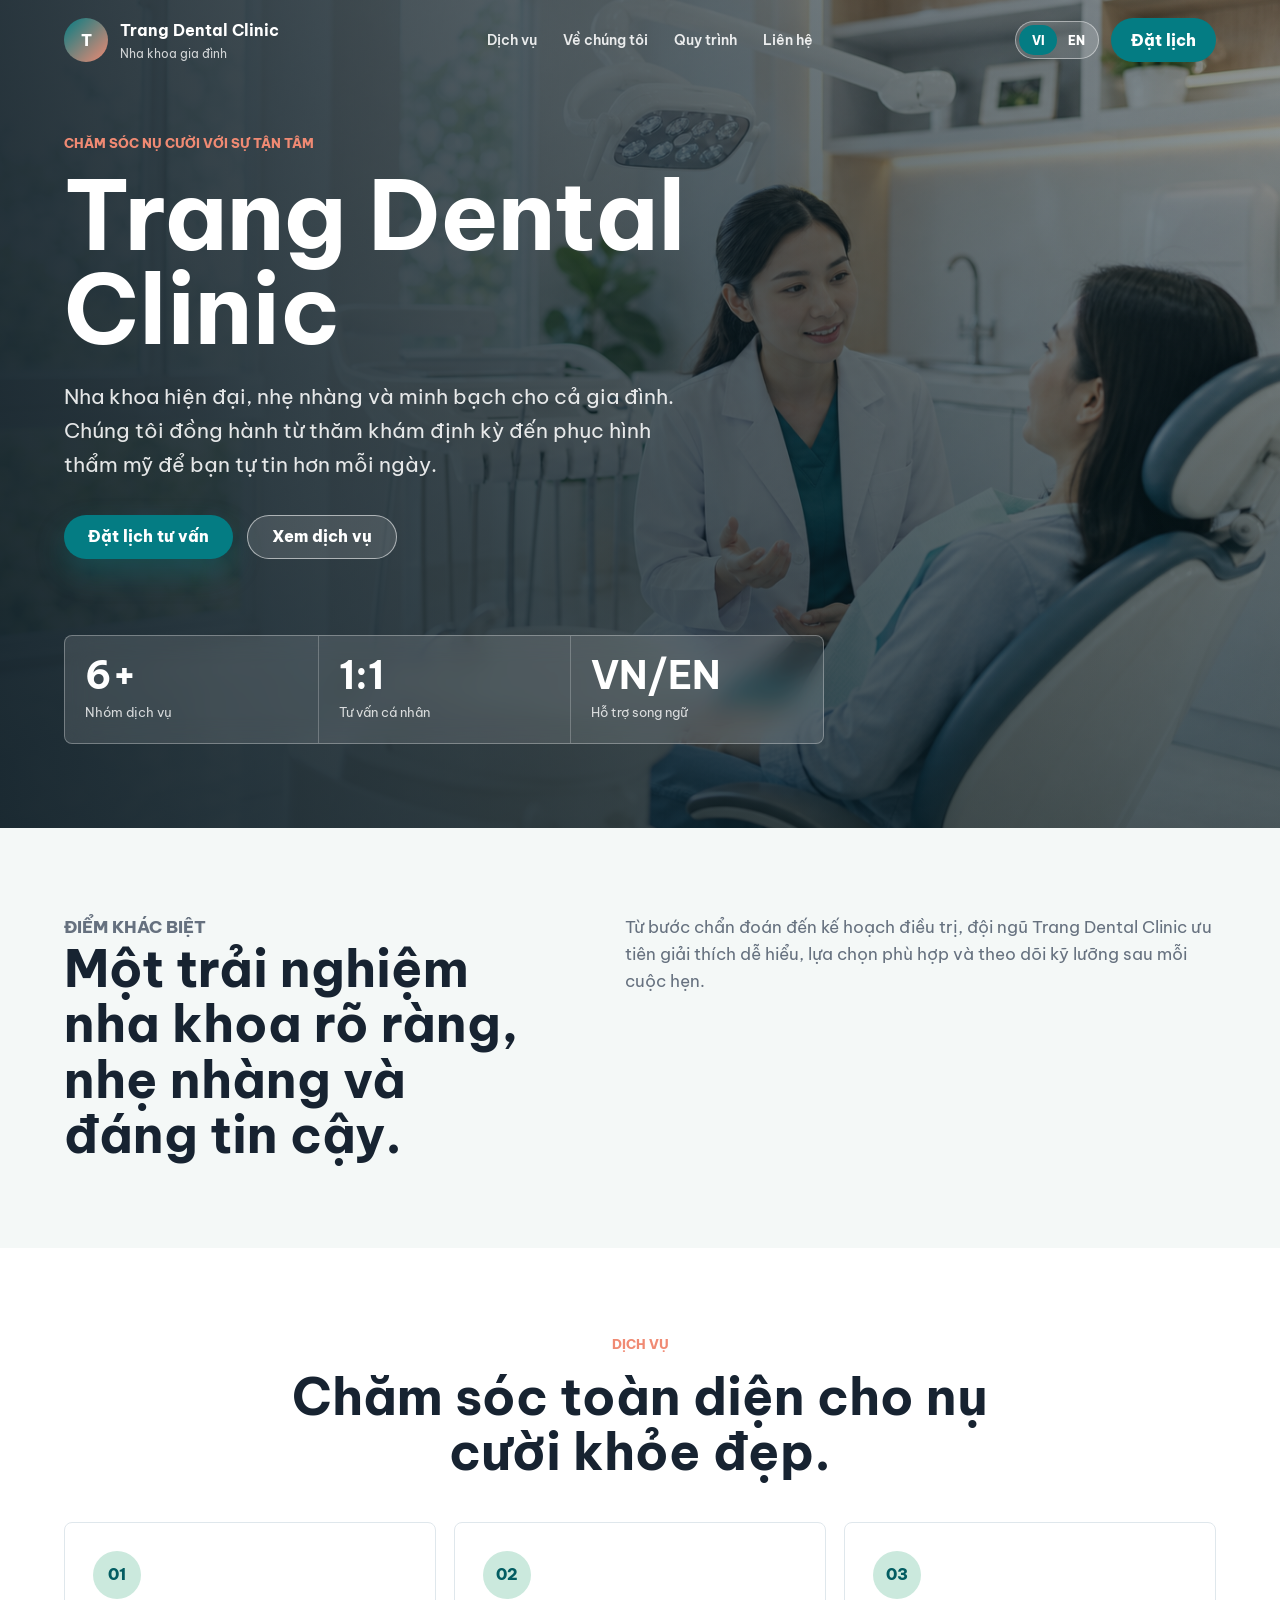
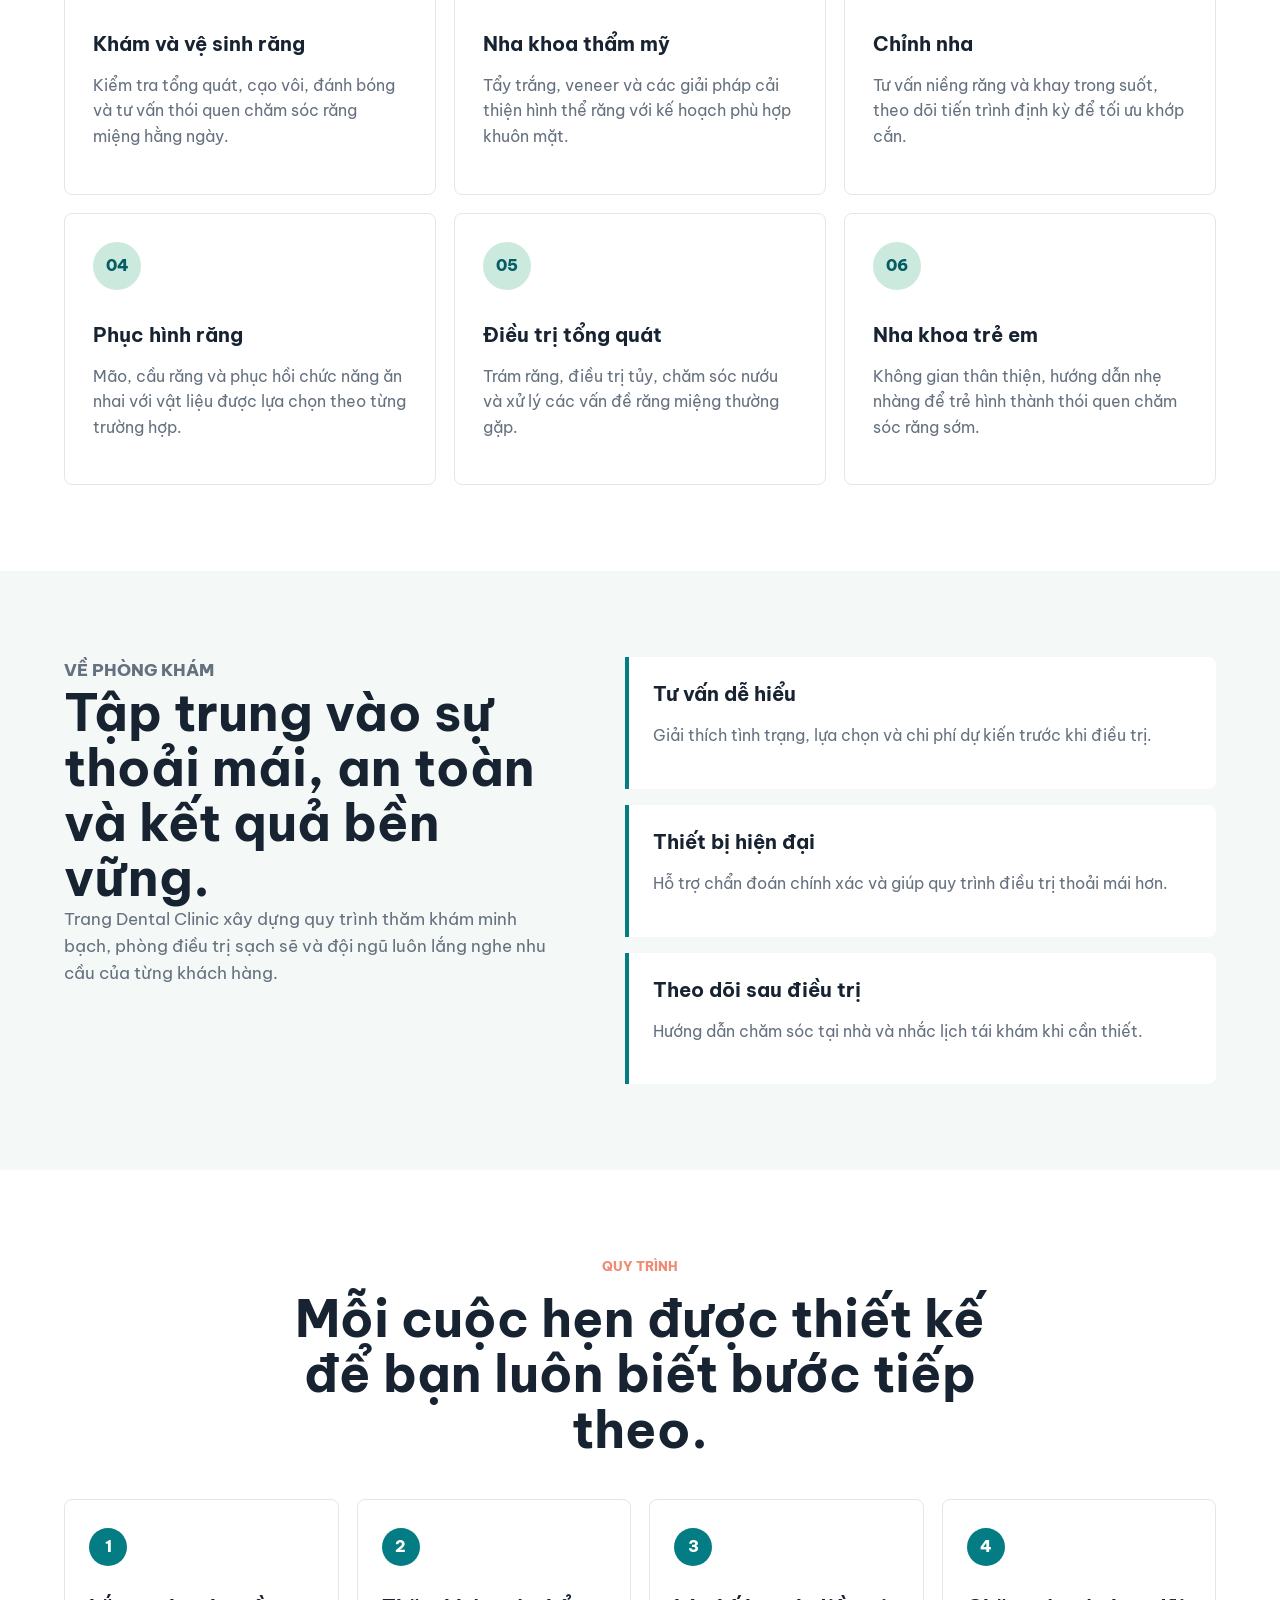
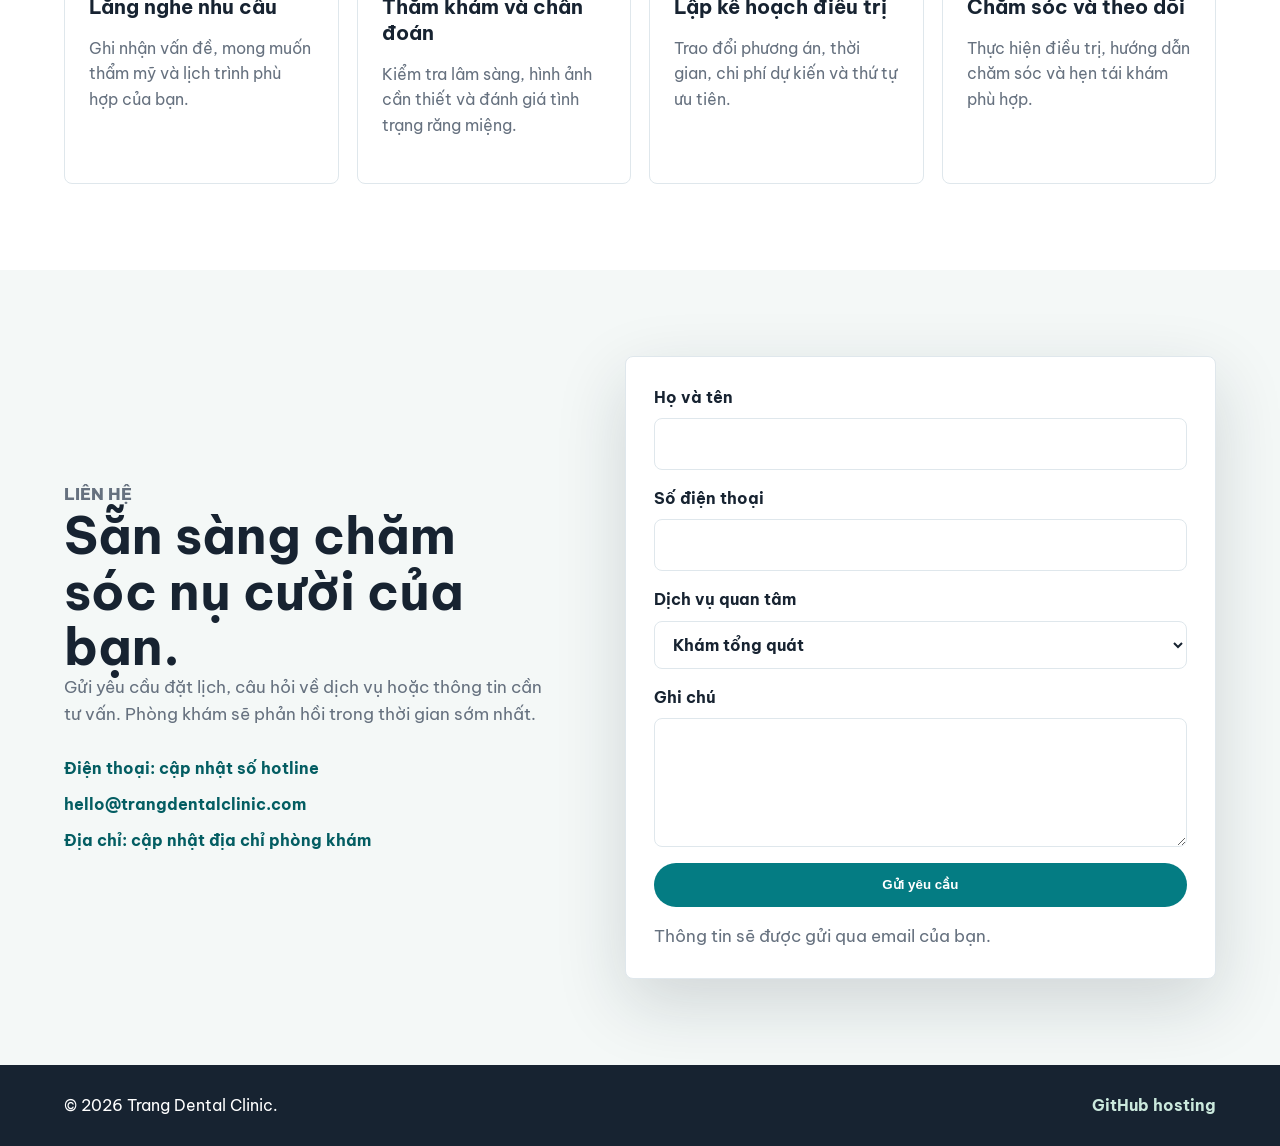
<file: index.html>
<!doctype html>
<html lang="vi">
  <head>
    <meta charset="utf-8">
    <meta name="viewport" content="width=device-width, initial-scale=1">
    <meta name="description" content="Trang Dental Clinic - Nha khoa hiện đại, tận tâm, cung cấp chăm sóc răng miệng toàn diện cho nụ cười khỏe đẹp.">
    <title>Trang Dental Clinic</title>
    <link rel="preconnect" href="https://fonts.googleapis.com">
    <link rel="preconnect" href="https://fonts.gstatic.com" crossorigin>
    <link href="https://fonts.googleapis.com/css2?family=Be+Vietnam+Pro:wght@400;500;600;700;800&display=swap" rel="stylesheet">
    <link rel="stylesheet" href="styles.css">
  </head>
  <body>
    <header class="site-header" data-elevated="false">
      <a class="brand" href="#home" aria-label="Trang Dental Clinic">
        <span class="brand-mark" aria-hidden="true">T</span>
        <span>
          <strong>Trang Dental Clinic</strong>
          <small data-i18n="brandTag">Nha khoa gia đình</small>
        </span>
      </a>

      <nav class="desktop-nav" aria-label="Primary navigation">
        <a href="#services" data-i18n="navServices">Dịch vụ</a>
        <a href="#about" data-i18n="navAbout">Về chúng tôi</a>
        <a href="#process" data-i18n="navProcess">Quy trình</a>
        <a href="#contact" data-i18n="navContact">Liên hệ</a>
      </nav>

      <div class="header-actions">
        <div class="language-switch" aria-label="Language">
          <button class="lang-button is-active" type="button" data-lang="vi">VI</button>
          <button class="lang-button" type="button" data-lang="en">EN</button>
        </div>
        <a class="header-cta" href="#contact" data-i18n="bookNow">Đặt lịch</a>
        <button class="menu-toggle" type="button" aria-label="Open menu" aria-expanded="false">
          <span></span>
          <span></span>
        </button>
      </div>
    </header>

    <nav class="mobile-nav" aria-label="Mobile navigation">
      <a href="#services" data-i18n="navServices">Dịch vụ</a>
      <a href="#about" data-i18n="navAbout">Về chúng tôi</a>
      <a href="#process" data-i18n="navProcess">Quy trình</a>
      <a href="#contact" data-i18n="navContact">Liên hệ</a>
    </nav>

    <main>
      <section class="hero" id="home">
        <div class="hero-media" aria-hidden="true"></div>
        <div class="hero-overlay"></div>
        <div class="hero-content">
          <p class="eyebrow" data-i18n="heroEyebrow">Chăm sóc nụ cười với sự tận tâm</p>
          <h1 data-i18n="heroTitle">Trang Dental Clinic</h1>
          <p class="hero-copy" data-i18n="heroCopy">
            Nha khoa hiện đại, nhẹ nhàng và minh bạch cho cả gia đình. Chúng tôi đồng hành từ thăm khám định kỳ đến phục hình thẩm mỹ để bạn tự tin hơn mỗi ngày.
          </p>
          <div class="hero-actions">
            <a class="primary-button" href="#contact" data-i18n="heroPrimary">Đặt lịch tư vấn</a>
            <a class="secondary-button" href="#services" data-i18n="heroSecondary">Xem dịch vụ</a>
          </div>
        </div>
        <div class="hero-stats" aria-label="Clinic highlights">
          <div>
            <strong data-i18n="statOneValue">6+</strong>
            <span data-i18n="statOneLabel">Nhóm dịch vụ</span>
          </div>
          <div>
            <strong data-i18n="statTwoValue">1:1</strong>
            <span data-i18n="statTwoLabel">Tư vấn cá nhân</span>
          </div>
          <div>
            <strong data-i18n="statThreeValue">VN/EN</strong>
            <span data-i18n="statThreeLabel">Hỗ trợ song ngữ</span>
          </div>
        </div>
      </section>

      <section class="intro band">
        <div class="section-grid">
          <div>
            <p class="section-kicker" data-i18n="introKicker">Điểm khác biệt</p>
            <h2 data-i18n="introTitle">Một trải nghiệm nha khoa rõ ràng, nhẹ nhàng và đáng tin cậy.</h2>
          </div>
          <p data-i18n="introCopy">
            Từ bước chẩn đoán đến kế hoạch điều trị, đội ngũ Trang Dental Clinic ưu tiên giải thích dễ hiểu, lựa chọn phù hợp và theo dõi kỹ lưỡng sau mỗi cuộc hẹn.
          </p>
        </div>
      </section>

      <section class="services section" id="services">
        <div class="section-heading">
          <p class="section-kicker" data-i18n="servicesKicker">Dịch vụ</p>
          <h2 data-i18n="servicesTitle">Chăm sóc toàn diện cho nụ cười khỏe đẹp.</h2>
        </div>

        <div class="service-grid">
          <article class="service-card">
            <span class="service-icon" aria-hidden="true">01</span>
            <h3 data-i18n="serviceOneTitle">Khám và vệ sinh răng</h3>
            <p data-i18n="serviceOneCopy">Kiểm tra tổng quát, cạo vôi, đánh bóng và tư vấn thói quen chăm sóc răng miệng hằng ngày.</p>
          </article>
          <article class="service-card">
            <span class="service-icon" aria-hidden="true">02</span>
            <h3 data-i18n="serviceTwoTitle">Nha khoa thẩm mỹ</h3>
            <p data-i18n="serviceTwoCopy">Tẩy trắng, veneer và các giải pháp cải thiện hình thể răng với kế hoạch phù hợp khuôn mặt.</p>
          </article>
          <article class="service-card">
            <span class="service-icon" aria-hidden="true">03</span>
            <h3 data-i18n="serviceThreeTitle">Chỉnh nha</h3>
            <p data-i18n="serviceThreeCopy">Tư vấn niềng răng và khay trong suốt, theo dõi tiến trình định kỳ để tối ưu khớp cắn.</p>
          </article>
          <article class="service-card">
            <span class="service-icon" aria-hidden="true">04</span>
            <h3 data-i18n="serviceFourTitle">Phục hình răng</h3>
            <p data-i18n="serviceFourCopy">Mão, cầu răng và phục hồi chức năng ăn nhai với vật liệu được lựa chọn theo từng trường hợp.</p>
          </article>
          <article class="service-card">
            <span class="service-icon" aria-hidden="true">05</span>
            <h3 data-i18n="serviceFiveTitle">Điều trị tổng quát</h3>
            <p data-i18n="serviceFiveCopy">Trám răng, điều trị tủy, chăm sóc nướu và xử lý các vấn đề răng miệng thường gặp.</p>
          </article>
          <article class="service-card">
            <span class="service-icon" aria-hidden="true">06</span>
            <h3 data-i18n="serviceSixTitle">Nha khoa trẻ em</h3>
            <p data-i18n="serviceSixCopy">Không gian thân thiện, hướng dẫn nhẹ nhàng để trẻ hình thành thói quen chăm sóc răng sớm.</p>
          </article>
        </div>
      </section>

      <section class="about band" id="about">
        <div class="about-layout">
          <div class="about-copy">
            <p class="section-kicker" data-i18n="aboutKicker">Về phòng khám</p>
            <h2 data-i18n="aboutTitle">Tập trung vào sự thoải mái, an toàn và kết quả bền vững.</h2>
            <p data-i18n="aboutCopy">
              Trang Dental Clinic xây dựng quy trình thăm khám minh bạch, phòng điều trị sạch sẽ và đội ngũ luôn lắng nghe nhu cầu của từng khách hàng.
            </p>
          </div>
          <div class="feature-list">
            <div>
              <h3 data-i18n="featureOneTitle">Tư vấn dễ hiểu</h3>
              <p data-i18n="featureOneCopy">Giải thích tình trạng, lựa chọn và chi phí dự kiến trước khi điều trị.</p>
            </div>
            <div>
              <h3 data-i18n="featureTwoTitle">Thiết bị hiện đại</h3>
              <p data-i18n="featureTwoCopy">Hỗ trợ chẩn đoán chính xác và giúp quy trình điều trị thoải mái hơn.</p>
            </div>
            <div>
              <h3 data-i18n="featureThreeTitle">Theo dõi sau điều trị</h3>
              <p data-i18n="featureThreeCopy">Hướng dẫn chăm sóc tại nhà và nhắc lịch tái khám khi cần thiết.</p>
            </div>
          </div>
        </div>
      </section>

      <section class="process section" id="process">
        <div class="section-heading">
          <p class="section-kicker" data-i18n="processKicker">Quy trình</p>
          <h2 data-i18n="processTitle">Mỗi cuộc hẹn được thiết kế để bạn luôn biết bước tiếp theo.</h2>
        </div>
        <div class="timeline">
          <article>
            <span>1</span>
            <h3 data-i18n="stepOneTitle">Lắng nghe nhu cầu</h3>
            <p data-i18n="stepOneCopy">Ghi nhận vấn đề, mong muốn thẩm mỹ và lịch trình phù hợp của bạn.</p>
          </article>
          <article>
            <span>2</span>
            <h3 data-i18n="stepTwoTitle">Thăm khám và chẩn đoán</h3>
            <p data-i18n="stepTwoCopy">Kiểm tra lâm sàng, hình ảnh cần thiết và đánh giá tình trạng răng miệng.</p>
          </article>
          <article>
            <span>3</span>
            <h3 data-i18n="stepThreeTitle">Lập kế hoạch điều trị</h3>
            <p data-i18n="stepThreeCopy">Trao đổi phương án, thời gian, chi phí dự kiến và thứ tự ưu tiên.</p>
          </article>
          <article>
            <span>4</span>
            <h3 data-i18n="stepFourTitle">Chăm sóc và theo dõi</h3>
            <p data-i18n="stepFourCopy">Thực hiện điều trị, hướng dẫn chăm sóc và hẹn tái khám phù hợp.</p>
          </article>
        </div>
      </section>

      <section class="contact band" id="contact">
        <div class="contact-layout">
          <div>
            <p class="section-kicker" data-i18n="contactKicker">Liên hệ</p>
            <h2 data-i18n="contactTitle">Sẵn sàng chăm sóc nụ cười của bạn.</h2>
            <p data-i18n="contactCopy">
              Gửi yêu cầu đặt lịch, câu hỏi về dịch vụ hoặc thông tin cần tư vấn. Phòng khám sẽ phản hồi trong thời gian sớm nhất.
            </p>
            <div class="contact-info">
              <a href="tel:+84000000000" data-i18n="phoneLabel">Điện thoại: cập nhật số hotline</a>
              <a href="mailto:hello@trangdentalclinic.com">hello@trangdentalclinic.com</a>
              <span data-i18n="addressLabel">Địa chỉ: cập nhật địa chỉ phòng khám</span>
            </div>
          </div>

          <form class="appointment-form" id="appointment-form">
            <label>
              <span data-i18n="formName">Họ và tên</span>
              <input name="name" type="text" autocomplete="name" required>
            </label>
            <label>
              <span data-i18n="formPhone">Số điện thoại</span>
              <input name="phone" type="tel" autocomplete="tel" required>
            </label>
            <label>
              <span data-i18n="formService">Dịch vụ quan tâm</span>
              <select name="service">
                <option data-i18n="optionGeneral">Khám tổng quát</option>
                <option data-i18n="optionCosmetic">Nha khoa thẩm mỹ</option>
                <option data-i18n="optionOrtho">Chỉnh nha</option>
                <option data-i18n="optionRestorative">Phục hình răng</option>
              </select>
            </label>
            <label>
              <span data-i18n="formMessage">Ghi chú</span>
              <textarea name="message" rows="4"></textarea>
            </label>
            <button type="submit" data-i18n="formSubmit">Gửi yêu cầu</button>
            <p class="form-status" aria-live="polite" data-i18n="formStatus">Thông tin sẽ được gửi qua email của bạn.</p>
          </form>
        </div>
      </section>
    </main>

    <footer class="site-footer">
      <p>© <span id="year"></span> Trang Dental Clinic.</p>
      <a href="https://github.com/thutrangr07" target="_blank" rel="noreferrer" data-i18n="githubLink">GitHub hosting</a>
    </footer>

    <script src="script.js"></script>
  </body>
</html>
</file>
<file: styles.css>
:root {
  --ink: #172331;
  --muted: #66717f;
  --line: #dfe7ec;
  --paper: #ffffff;
  --soft: #f4f8f7;
  --teal: #047c83;
  --teal-dark: #035d62;
  --mint: #cbe9dd;
  --coral: #f08a73;
  --gold: #d9a441;
  --shadow: 0 24px 70px rgba(17, 35, 49, 0.16);
}

* {
  box-sizing: border-box;
}

html {
  scroll-behavior: smooth;
}

body {
  margin: 0;
  color: var(--ink);
  background: var(--paper);
  font-family: "Be Vietnam Pro", system-ui, -apple-system, BlinkMacSystemFont, "Segoe UI", sans-serif;
  line-height: 1.6;
}

a {
  color: inherit;
  text-decoration: none;
}

.site-header {
  position: fixed;
  inset: 0 0 auto;
  z-index: 20;
  display: flex;
  align-items: center;
  justify-content: space-between;
  gap: 24px;
  padding: 18px clamp(18px, 5vw, 64px);
  color: #fff;
  transition: background 180ms ease, box-shadow 180ms ease, color 180ms ease;
}

.site-header[data-elevated="true"],
body.menu-open .site-header {
  color: var(--ink);
  background: rgba(255, 255, 255, 0.94);
  box-shadow: 0 12px 35px rgba(21, 39, 52, 0.1);
  backdrop-filter: blur(18px);
}

.brand {
  display: inline-flex;
  align-items: center;
  gap: 12px;
  min-width: 220px;
}

.brand-mark {
  display: grid;
  width: 44px;
  height: 44px;
  place-items: center;
  border-radius: 50%;
  color: #fff;
  background: linear-gradient(135deg, var(--teal), var(--coral));
  font-weight: 800;
}

.brand strong,
.brand small {
  display: block;
}

.brand small {
  color: currentColor;
  font-size: 12px;
  opacity: 0.78;
}

.desktop-nav {
  display: flex;
  align-items: center;
  gap: 26px;
  font-size: 14px;
  font-weight: 600;
}

.desktop-nav a {
  opacity: 0.88;
}

.desktop-nav a:hover {
  opacity: 1;
}

.header-actions {
  display: flex;
  align-items: center;
  gap: 12px;
}

.language-switch {
  display: inline-flex;
  padding: 3px;
  border: 1px solid rgba(255, 255, 255, 0.45);
  border-radius: 999px;
  background: rgba(255, 255, 255, 0.16);
}

.site-header[data-elevated="true"] .language-switch,
body.menu-open .language-switch {
  border-color: var(--line);
  background: #f6faf9;
}

.lang-button {
  min-width: 38px;
  min-height: 30px;
  border: 0;
  border-radius: 999px;
  color: currentColor;
  background: transparent;
  font: inherit;
  font-size: 12px;
  font-weight: 800;
  cursor: pointer;
}

.lang-button.is-active {
  color: #fff;
  background: var(--teal);
}

.header-cta,
.primary-button,
.secondary-button,
.appointment-form button {
  display: inline-flex;
  align-items: center;
  justify-content: center;
  min-height: 44px;
  border-radius: 999px;
  font-weight: 800;
}

.header-cta {
  padding: 0 20px;
  color: #fff;
  background: var(--teal);
}

.menu-toggle {
  display: none;
  width: 44px;
  height: 44px;
  border: 1px solid currentColor;
  border-radius: 50%;
  color: currentColor;
  background: transparent;
  cursor: pointer;
}

.menu-toggle span {
  display: block;
  width: 18px;
  height: 2px;
  margin: 4px auto;
  background: currentColor;
}

.mobile-nav {
  position: fixed;
  inset: 80px 16px auto;
  z-index: 19;
  display: none;
  padding: 14px;
  border: 1px solid var(--line);
  border-radius: 8px;
  background: #fff;
  box-shadow: var(--shadow);
}

.mobile-nav a {
  display: block;
  padding: 13px 8px;
  font-weight: 700;
}

.hero {
  position: relative;
  display: grid;
  min-height: 92vh;
  padding: 132px clamp(18px, 5vw, 64px) 84px;
  overflow: hidden;
  color: #fff;
}

.hero-media,
.hero-overlay {
  position: absolute;
  inset: 0;
}

.hero-media {
  background-image: url("assets/hero-clinic.png");
  background-position: center;
  background-size: cover;
  transform: scale(1.02);
}

.hero-overlay {
  background:
    linear-gradient(90deg, rgba(10, 25, 34, 0.82) 0%, rgba(10, 25, 34, 0.56) 42%, rgba(10, 25, 34, 0.18) 100%),
    linear-gradient(180deg, rgba(5, 26, 29, 0.3), rgba(5, 26, 29, 0.58));
}

.hero-content {
  position: relative;
  z-index: 1;
  align-self: center;
  width: min(700px, 100%);
}

.eyebrow,
.section-kicker {
  margin: 0 0 14px;
  color: var(--coral);
  font-size: 13px;
  font-weight: 800;
  letter-spacing: 0;
  text-transform: uppercase;
}

.hero h1 {
  margin: 0;
  font-size: clamp(48px, 8vw, 96px);
  line-height: 0.98;
  letter-spacing: 0;
}

.hero-copy {
  max-width: 640px;
  margin: 24px 0 0;
  color: rgba(255, 255, 255, 0.88);
  font-size: clamp(17px, 2vw, 21px);
}

.hero-actions {
  display: flex;
  flex-wrap: wrap;
  gap: 14px;
  margin-top: 34px;
}

.primary-button,
.secondary-button {
  padding: 0 24px;
}

.primary-button {
  color: #fff;
  background: var(--teal);
  box-shadow: 0 14px 30px rgba(4, 124, 131, 0.32);
}

.secondary-button {
  border: 1px solid rgba(255, 255, 255, 0.56);
  color: #fff;
  background: rgba(255, 255, 255, 0.12);
}

.hero-stats {
  position: relative;
  z-index: 1;
  display: grid;
  grid-template-columns: repeat(3, minmax(0, 1fr));
  align-self: end;
  width: min(760px, 100%);
  margin-top: 72px;
  border: 1px solid rgba(255, 255, 255, 0.3);
  border-radius: 8px;
  background: rgba(255, 255, 255, 0.12);
  backdrop-filter: blur(12px);
}

.hero-stats div {
  padding: 20px;
}

.hero-stats div + div {
  border-left: 1px solid rgba(255, 255, 255, 0.24);
}

.hero-stats strong {
  display: block;
  font-size: clamp(24px, 4vw, 38px);
  line-height: 1;
}

.hero-stats span {
  display: block;
  margin-top: 8px;
  color: rgba(255, 255, 255, 0.8);
  font-size: 13px;
}

.section,
.band {
  padding: 86px clamp(18px, 5vw, 64px);
}

.band {
  background: var(--soft);
}

.section-grid,
.about-layout,
.contact-layout {
  display: grid;
  grid-template-columns: minmax(0, 0.9fr) minmax(0, 1.1fr);
  gap: clamp(32px, 6vw, 82px);
  max-width: 1180px;
  margin: 0 auto;
  align-items: start;
}

.section-heading {
  max-width: 760px;
  margin: 0 auto 42px;
  text-align: center;
}

h2 {
  margin: 0;
  font-size: clamp(30px, 4vw, 52px);
  line-height: 1.08;
  letter-spacing: 0;
}

h3 {
  margin: 0;
  font-size: 20px;
  line-height: 1.3;
}

.section-grid p,
.about-copy p,
.contact-layout p {
  margin: 0;
  color: var(--muted);
  font-size: 17px;
}

.service-grid {
  display: grid;
  grid-template-columns: repeat(3, minmax(0, 1fr));
  gap: 18px;
  max-width: 1180px;
  margin: 0 auto;
}

.service-card {
  min-height: 260px;
  padding: 28px;
  border: 1px solid var(--line);
  border-radius: 8px;
  background: #fff;
  transition: transform 180ms ease, box-shadow 180ms ease, border-color 180ms ease;
}

.service-card:hover {
  border-color: rgba(4, 124, 131, 0.35);
  box-shadow: 0 18px 45px rgba(17, 35, 49, 0.09);
  transform: translateY(-3px);
}

.service-icon {
  display: inline-grid;
  width: 48px;
  height: 48px;
  margin-bottom: 32px;
  place-items: center;
  border-radius: 50%;
  color: var(--teal-dark);
  background: var(--mint);
  font-weight: 800;
}

.service-card p,
.feature-list p,
.timeline p,
.form-status {
  color: var(--muted);
}

.feature-list {
  display: grid;
  gap: 16px;
}

.feature-list div {
  padding: 24px;
  border-left: 4px solid var(--teal);
  border-radius: 0 8px 8px 0;
  background: #fff;
}

.timeline {
  display: grid;
  grid-template-columns: repeat(4, minmax(0, 1fr));
  gap: 18px;
  max-width: 1180px;
  margin: 0 auto;
}

.timeline article {
  position: relative;
  padding: 28px 24px;
  border: 1px solid var(--line);
  border-radius: 8px;
}

.timeline span {
  display: inline-grid;
  width: 38px;
  height: 38px;
  margin-bottom: 28px;
  place-items: center;
  border-radius: 50%;
  color: #fff;
  background: var(--teal);
  font-weight: 800;
}

.contact-layout {
  align-items: center;
}

.contact-info {
  display: grid;
  gap: 10px;
  margin-top: 28px;
  color: var(--teal-dark);
  font-weight: 700;
}

.appointment-form {
  display: grid;
  gap: 16px;
  padding: 28px;
  border: 1px solid var(--line);
  border-radius: 8px;
  background: #fff;
  box-shadow: var(--shadow);
}

.appointment-form label {
  display: grid;
  gap: 8px;
  color: var(--ink);
  font-weight: 700;
}

.appointment-form input,
.appointment-form select,
.appointment-form textarea {
  width: 100%;
  border: 1px solid var(--line);
  border-radius: 8px;
  padding: 12px 14px;
  color: var(--ink);
  font: inherit;
  background: #fff;
}

.appointment-form input:focus,
.appointment-form select:focus,
.appointment-form textarea:focus {
  outline: 3px solid rgba(4, 124, 131, 0.16);
  border-color: var(--teal);
}

.appointment-form button {
  border: 0;
  color: #fff;
  background: var(--teal);
  cursor: pointer;
}

.form-status {
  margin: 0;
  font-size: 13px;
}

.site-footer {
  display: flex;
  align-items: center;
  justify-content: space-between;
  gap: 18px;
  padding: 28px clamp(18px, 5vw, 64px);
  color: #fff;
  background: #172331;
}

.site-footer p {
  margin: 0;
}

.site-footer a {
  color: var(--mint);
  font-weight: 700;
}

@media (max-width: 980px) {
  .desktop-nav,
  .header-cta {
    display: none;
  }

  .menu-toggle {
    display: inline-block;
  }

  body.menu-open .mobile-nav {
    display: block;
  }

  .hero {
    min-height: 860px;
  }

  .service-grid {
    grid-template-columns: repeat(2, minmax(0, 1fr));
  }

  .timeline,
  .section-grid,
  .about-layout,
  .contact-layout {
    grid-template-columns: 1fr;
  }
}

@media (max-width: 640px) {
  .site-header {
    padding: 14px 16px;
  }

  .brand {
    min-width: 0;
    gap: 8px;
  }

  .brand-mark {
    width: 38px;
    height: 38px;
  }

  .brand strong {
    max-width: 112px;
    font-size: 14px;
    line-height: 1.2;
  }

  .header-actions {
    gap: 8px;
  }

  .lang-button {
    min-width: 32px;
    min-height: 28px;
  }

  .brand small {
    display: none;
  }

  .mobile-nav {
    inset: 74px 12px auto;
  }

  .hero {
    min-height: 820px;
    padding: 112px 18px 48px;
  }

  .hero-overlay {
    background:
      linear-gradient(90deg, rgba(10, 25, 34, 0.9), rgba(10, 25, 34, 0.52)),
      linear-gradient(180deg, rgba(5, 26, 29, 0.26), rgba(5, 26, 29, 0.7));
  }

  .hero-stats {
    grid-template-columns: 1fr;
  }

  .hero-stats div + div {
    border-top: 1px solid rgba(255, 255, 255, 0.24);
    border-left: 0;
  }

  .service-grid,
  .timeline {
    grid-template-columns: 1fr;
  }

  .section,
  .band {
    padding: 64px 18px;
  }

  .site-footer {
    display: grid;
  }
}
</file>
